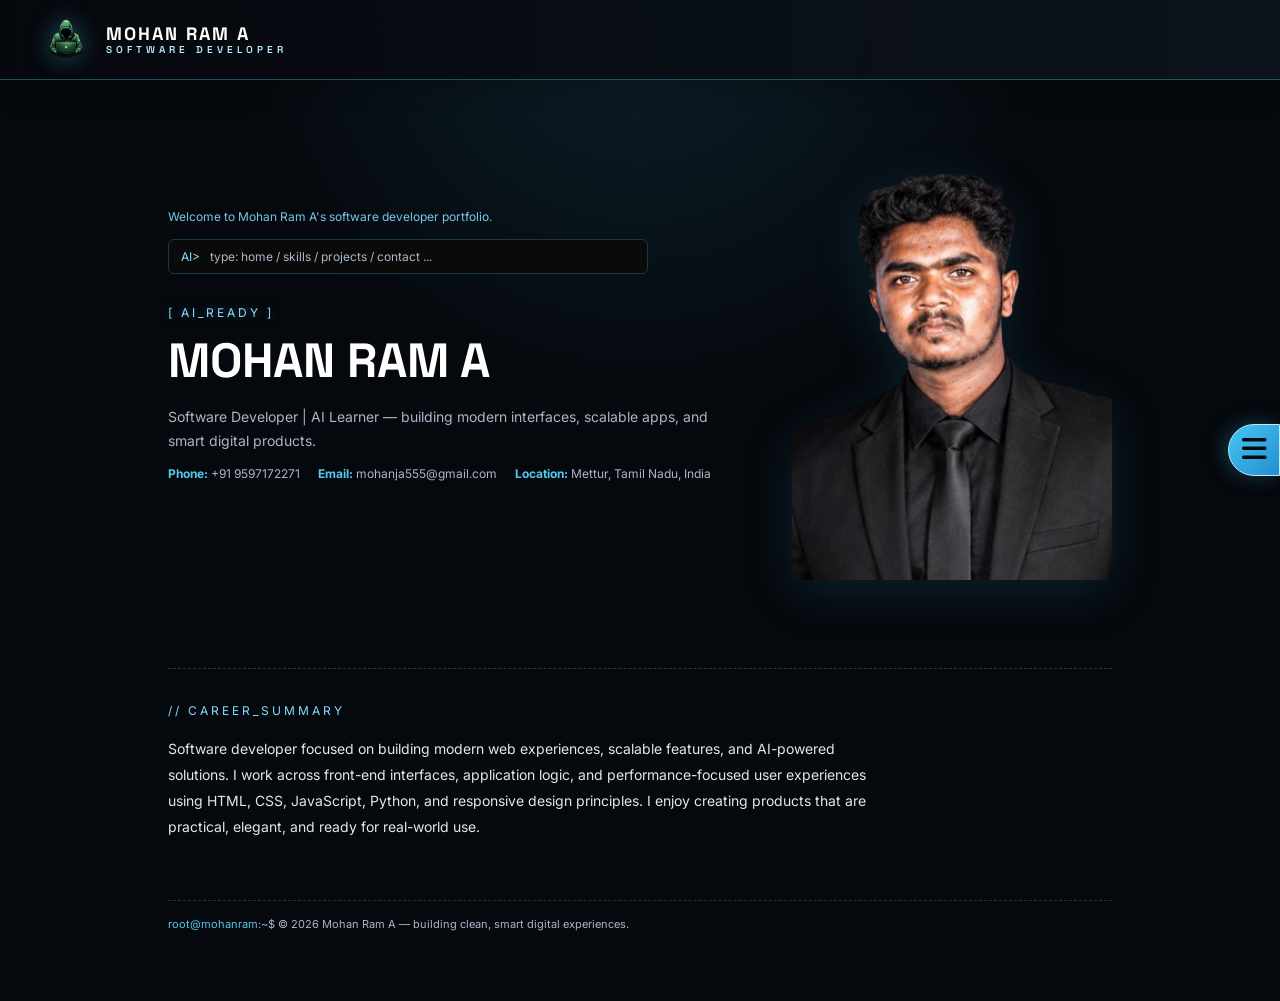
<file: index.html>
<!DOCTYPE html>
<html lang="en">
<head>
<meta charset="UTF-8">
<meta name="viewport" content="width=device-width, initial-scale=1.0">
<title>Mohan Ram A | Software Developer Portfolio</title>
<link rel="icon" href="logo.png" >
<link rel="stylesheet" href="style.css">
<link rel="stylesheet" href="https://cdnjs.cloudflare.com/ajax/libs/font-awesome/6.5.0/css/all.min.css">
</head>
<body>

<header class="topbar">
  <a href="index.html" class="topbar-logo">
    <img src="logo.png" width="52" height="52" alt="MR logo">
    <span class="logo-text">MOHAN RAM A<span>SOFTWARE DEVELOPER</span></span>
  </a>
</header>

<div class="navfab-overlay" id="navfabOverlay"></div>
<div class="navfab-halo" id="navfabHalo"></div>
<div id="navfabItems"></div>
<button class="navfab" id="navfabBtn" aria-label="Toggle navigation">
  <span class="navfab-icon"><i class="fa-solid fa-bars"></i></span>
</button>

<div class="wrap">
  <div class="hero">
    <div>
      <div class="ai-welcome">Welcome to Mohan Ram A's software developer portfolio.</div>
      <div class="ai-cmd">
        <span class="prompt">AI&gt;</span>
        <input type="text" id="aiCmdInput" placeholder="type: home / skills / projects / contact ...">
      </div>
      <div class="ai-cmd-feedback" id="aiCmdFeedback"></div>
      <div class="glitchtag">[ AI_READY ]</div>
      <h1 class="neon-name">MOHAN RAM A</h1>
      <p class="tagline">Software Developer | AI Learner — building modern interfaces, scalable apps, and smart digital products.</p>
      <div class="contact-strip">
        <span><b>Phone:</b> +91 9597172271</span>
        <span><b>Email:</b> mohanja555@gmail.com</span>
        <span><b>Location:</b> Mettur, Tamil Nadu, India</span>
      </div>
    </div>
    <div class="hero-portrait">
      <img class="hero-photo" src="images/pose_1_main_cutout.png" alt="Mohan Ram A software developer">
    </div>
  </div>

  <hr class="divider">
  <section id="about">
    <div class="label">// CAREER_SUMMARY</div>
    <div class="about">
      <p>Software developer focused on building modern web experiences, scalable features, and AI-powered solutions. I work across front-end interfaces, application logic, and performance-focused user experiences using HTML, CSS, JavaScript, Python, and responsive design principles. I enjoy creating products that are practical, elegant, and ready for real-world use.</p>
    </div>
  </section>

  <footer>
    <span class="red">root@mohanram</span>:~$ &copy; 2026 Mohan Ram A &mdash; building clean, smart digital experiences.
  </footer>
</div>

<script src="script.js"></script>
<script>
  initAiCommandNav('aiCmdInput', 'aiCmdFeedback');
</script>
</body>
</html>
</file>
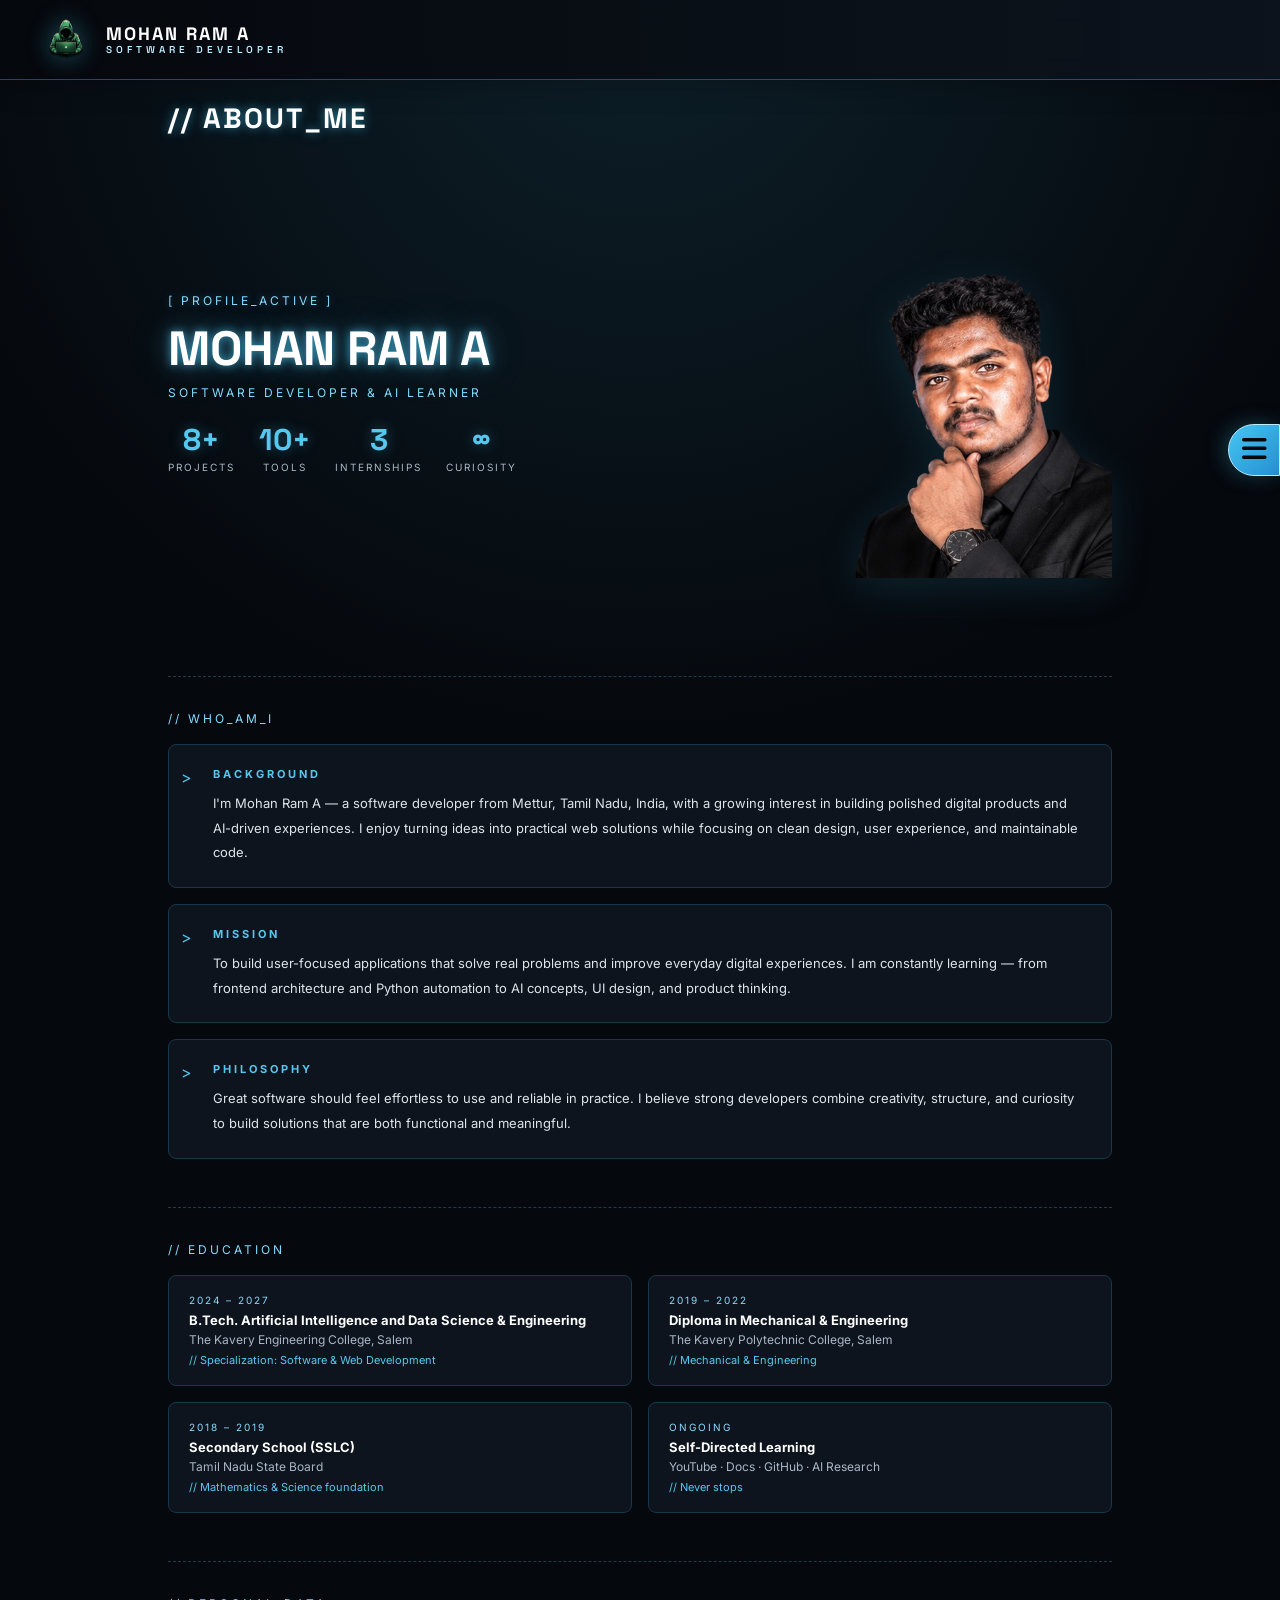
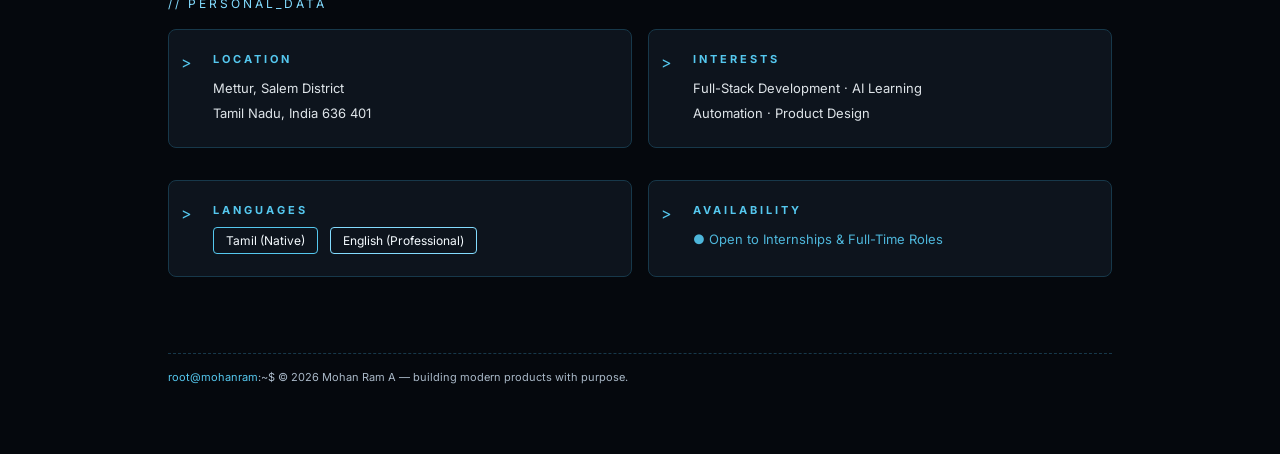
<file: about.html>
<!DOCTYPE html>
<html lang="en">
<head>
<meta charset="UTF-8">
<meta name="viewport" content="width=device-width, initial-scale=1.0">
<title>About // Mohan Ram A | Software Developer</title>
<link rel="icon" href="logo.png" >
<link rel="stylesheet" href="style.css">
<link rel="stylesheet" href="https://cdnjs.cloudflare.com/ajax/libs/font-awesome/6.5.0/css/all.min.css">
</head>
<body>

<header class="topbar">
  <a href="index.html" class="topbar-logo">
    <img src="logo.png" width="52" height="52" alt="MR logo">
    <span class="logo-text">MOHAN RAM A<span>SOFTWARE DEVELOPER</span></span>
  </a>
</header>

<div class="navfab-overlay" id="navfabOverlay"></div>
<div class="navfab-halo" id="navfabHalo"></div>
<div id="navfabItems"></div>
<button class="navfab" id="navfabBtn" aria-label="Toggle navigation">
  <span class="navfab-icon"><i class="fa-solid fa-bars"></i></span>
</button>

<div class="wrap">
  <h1 class="page-title glitch-title">// ABOUT_ME</h1>

  <div class="about-hero reveal">
    <div>
      <div class="glitchtag">[ PROFILE_ACTIVE ]</div>
      <h2 class="neon-name">MOHAN RAM A</h2>
      <p style="color:var(--sky); font-size:12px; letter-spacing:3px; margin:0 0 20px;">SOFTWARE DEVELOPER &amp; AI LEARNER</p>
      <div class="stat-row">
        <div class="stat"><div class="num">8+</div><div class="lbl">PROJECTS</div></div>
        <div class="stat"><div class="num">10+</div><div class="lbl">TOOLS</div></div>
        <div class="stat"><div class="num">3</div><div class="lbl">INTERNSHIPS</div></div>
        <div class="stat"><div class="num">∞</div><div class="lbl">CURIOSITY</div></div>
      </div>
    </div>
    <div class="about-portrait">
      <img src="images/pose_2_hand_on_chin_cutout.png" alt="Mohan Ram A software developer">
    </div>
  </div>

  <hr class="divider">
  <section id="bio" class="reveal">
    <div class="label">// WHO_AM_I</div>
    <div class="about-block">
      <h3>BACKGROUND</h3>
      <p>I'm Mohan Ram A — a software developer from Mettur, Tamil Nadu, India, with a growing interest in building polished digital products and AI-driven experiences. I enjoy turning ideas into practical web solutions while focusing on clean design, user experience, and maintainable code.</p>
    </div>
    <div class="about-block">
      <h3>MISSION</h3>
      <p>To build user-focused applications that solve real problems and improve everyday digital experiences. I am constantly learning — from frontend architecture and Python automation to AI concepts, UI design, and product thinking.</p>
    </div>
    <div class="about-block">
      <h3>PHILOSOPHY</h3>
      <p>Great software should feel effortless to use and reliable in practice. I believe strong developers combine creativity, structure, and curiosity to build solutions that are both functional and meaningful.</p>
    </div>
  </section>

  <hr class="divider">
  <section id="education" class="reveal">
    <div class="label">// EDUCATION</div>
    <div class="edu-grid">
      <div class="edu-card">
        <span class="yr">2024 – 2027</span>
        <h3>B.Tech. Artificial Intelligence and Data Science &amp; Engineering</h3>
        <div class="inst">The Kavery Engineering College, Salem</div>
        <div class="grade">// Specialization: Software &amp; Web Development</div>
      </div>
      <div class="edu-card">
        <span class="yr">2019 – 2022</span>
        <h3>Diploma in Mechanical &amp; Engineering</h3>
        <div class="inst">The Kavery Polytechnic College, Salem</div>
        <div class="grade">// Mechanical &amp; Engineering</div>
      </div>
      <div class="edu-card">
        <span class="yr">2018 – 2019</span>
        <h3>Secondary School (SSLC)</h3>
        <div class="inst">Tamil Nadu State Board</div>
        <div class="grade">// Mathematics &amp; Science foundation</div>
      </div>
      <div class="edu-card">
        <span class="yr">ONGOING</span>
        <h3>Self-Directed Learning</h3>
        <div class="inst">YouTube · Docs · GitHub · AI Research</div>
        <div class="grade">// Never stops</div>
      </div>
    </div>
  </section>

  <hr class="divider">
  <section id="personal" class="reveal">
    <div class="label">// PERSONAL_DATA</div>
    <div style="display:grid; grid-template-columns:1fr 1fr; gap:16px;">
      <div class="about-block">
        <h3>LOCATION</h3>
        <p>Mettur, Salem District<br>Tamil Nadu, India 636 401</p>
      </div>
      <div class="about-block">
        <h3>INTERESTS</h3>
        <p>Full-Stack Development · AI Learning<br>Automation · Product Design</p>
      </div>
      <div class="about-block">
        <h3>LANGUAGES</h3>
        <div class="lang-row" style="padding-left:18px; margin-top:6px;">
          <span class="lang-tag native">Tamil (Native)</span>
          <span class="lang-tag sky">English (Professional)</span>
        </div>
      </div>
      <div class="about-block">
        <h3>AVAILABILITY</h3>
        <p style="color:var(--green);">● Open to Internships &amp; Full-Time Roles</p>
      </div>
    </div>
  </section>

  <footer>
    <span class="red">root@mohanram</span>:~$ © 2026 Mohan Ram A — building modern products with purpose.
  </footer>
</div>

<script src="script.js"></script>
</body>
</html>
</file>
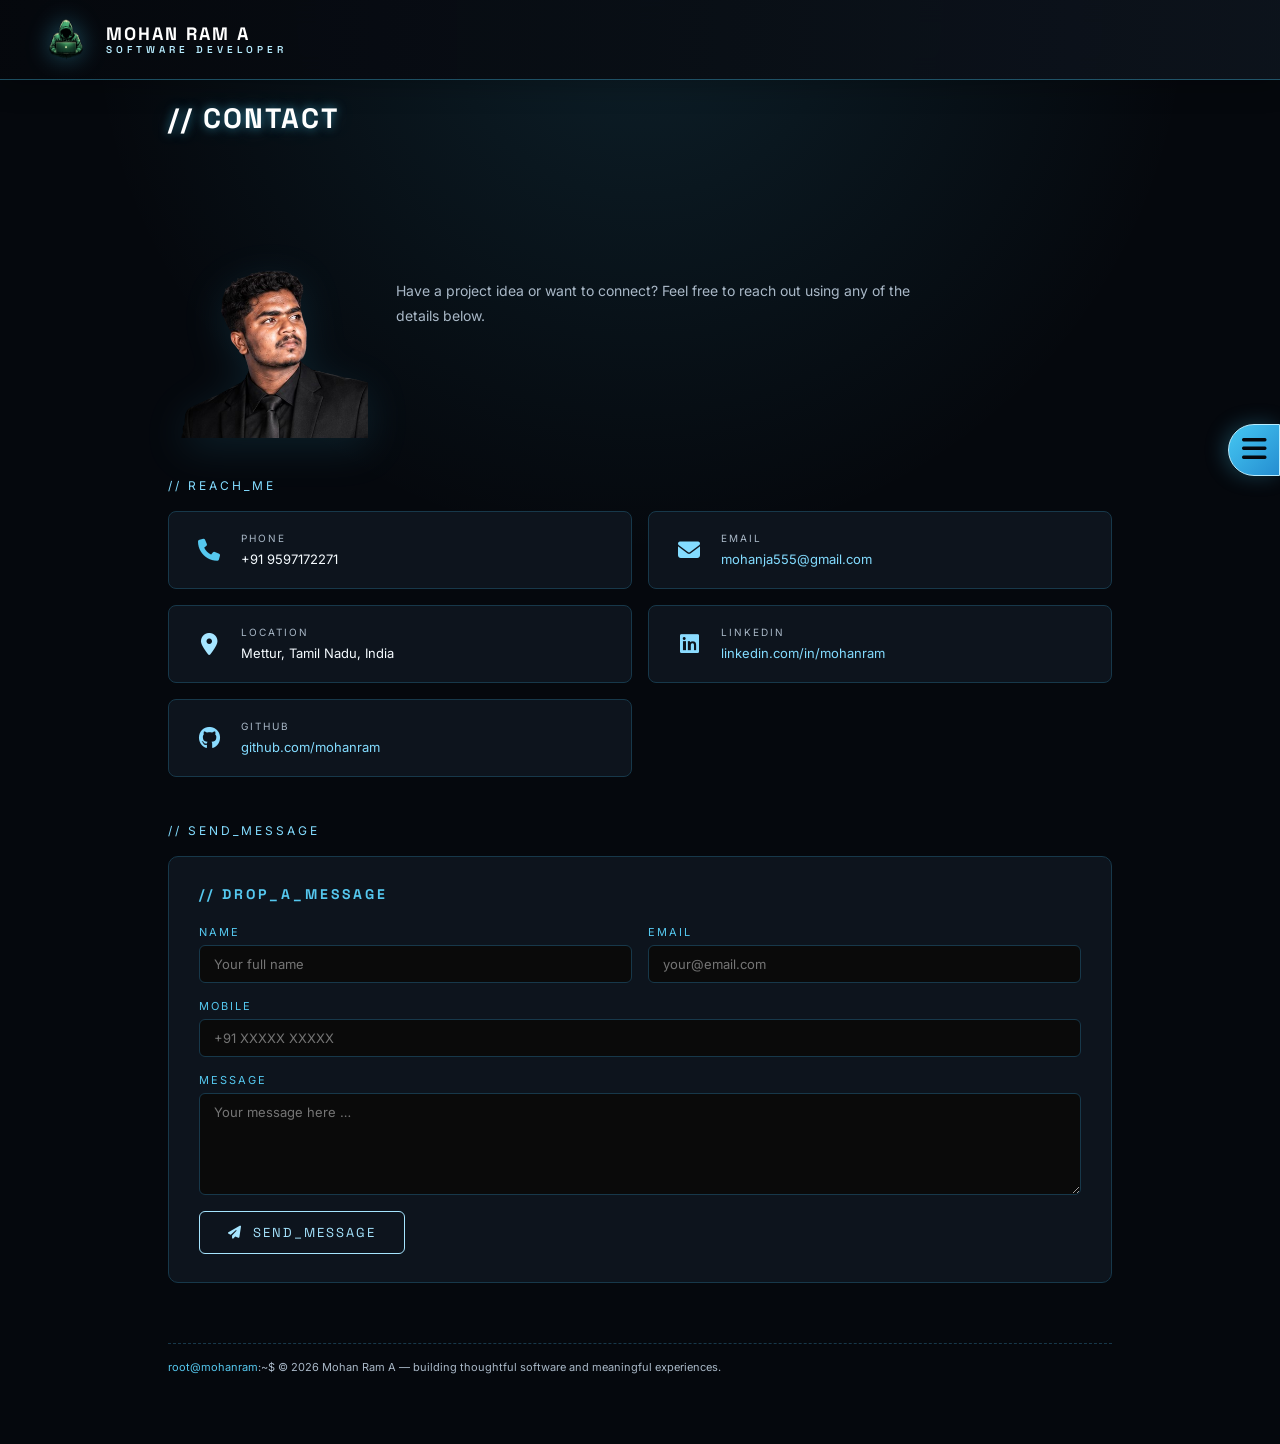
<file: contact.html>
<!DOCTYPE html>
<html lang="en">
<head>
<meta charset="UTF-8">
<meta name="viewport" content="width=device-width, initial-scale=1.0">
<title>Contact // Mohan Ram A | Software Developer</title>
<link rel="icon" href="logo.png" >
<link rel="stylesheet" href="style.css">
<link rel="stylesheet" href="https://cdnjs.cloudflare.com/ajax/libs/font-awesome/6.5.0/css/all.min.css">
<style>
  .contact-info-grid {
    display: grid; grid-template-columns: 1fr 1fr; gap: 16px; margin-bottom: 36px;
  }
  @media (max-width: 680px) { .contact-info-grid { grid-template-columns: 1fr; } }
  .cinfo-card {
    border: 1px solid var(--green-dim); background: var(--panel); border-radius: 8px;
    padding: 20px 22px; display: flex; align-items: center; gap: 14px;
    transition: border-color .2s, box-shadow .2s;
  }
  .cinfo-card:hover { border-color: var(--green); box-shadow: 0 0 14px rgba(69,199,242,0.15); }
  .cinfo-card .cicon { font-size: 22px; width: 36px; text-align: center; flex-shrink: 0; }
  .cinfo-card .ctxt .clabel { color: var(--grey); font-size: 10px; letter-spacing: 2px; display: block; margin-bottom: 4px; }
  .cinfo-card .ctxt .cval { color: var(--white); font-size: 13px; }
  .cinfo-card .ctxt a { color: var(--sky); text-decoration: none; }
  .cinfo-card .ctxt a:hover { text-decoration: underline; }

  .form-section { background: var(--panel); border: 1px solid var(--green-dim); border-radius: 10px; padding: 28px 30px; }
  .form-section h2 { font-family: var(--font-display); font-size: 14px; color: var(--green); letter-spacing: 3px; margin: 0 0 22px; }
</style>
</head>
<body>

<header class="topbar">
  <a href="index.html" class="topbar-logo">
    <img src="logo.png" width="52" height="52" alt="MR logo">
    <span class="logo-text">MOHAN RAM A<span>SOFTWARE DEVELOPER</span></span>
  </a>
</header>

<div class="navfab-overlay" id="navfabOverlay"></div>
<div class="navfab-halo" id="navfabHalo"></div>
<div id="navfabItems"></div>
<button class="navfab" id="navfabBtn" aria-label="Toggle navigation">
  <span class="navfab-icon"><i class="fa-solid fa-bars"></i></span>
</button>

<div class="wrap">
  <h1 class="page-title glitch-title">// CONTACT</h1>

  <div class="contact-intro">
    <img class="page-photo" src="images/pose_5_profile_cutout.png" alt="Mohan Ram A portrait">
    <p>Have a project idea or want to connect? Feel free to reach out using any of the details below.</p>
  </div>

  <section class="reveal">
    <div class="label">// REACH_ME</div>
    <div class="contact-info-grid">
      <div class="cinfo-card">
        <span class="cicon" style="color:var(--green);"><i class="fa-solid fa-phone"></i></span>
        <div class="ctxt">
          <span class="clabel">PHONE</span>
          <span class="cval">+91 9597172271</span>
        </div>
      </div>
      <div class="cinfo-card">
        <span class="cicon" style="color:var(--sky);"><i class="fa-solid fa-envelope"></i></span>
        <div class="ctxt">
          <span class="clabel">EMAIL</span>
          <span class="cval"><a href="mailto:mohanja555@gmail.com">mohanja555@gmail.com</a></span>
        </div>
      </div>
      <div class="cinfo-card">
        <span class="cicon" style="color:var(--pink);"><i class="fa-solid fa-location-dot"></i></span>
        <div class="ctxt">
          <span class="clabel">LOCATION</span>
          <span class="cval">Mettur, Tamil Nadu, India</span>
        </div>
      </div>
      <div class="cinfo-card">
        <span class="cicon" style="color:var(--violet);"><i class="fa-brands fa-linkedin"></i></span>
        <div class="ctxt">
          <span class="clabel">LINKEDIN</span>
          <span class="cval"><a href="https://www.linkedin.com" target="_blank">linkedin.com/in/mohanram</a></span>
        </div>
      </div>
      <div class="cinfo-card">
        <span class="cicon" style="color:var(--violet);"><i class="fa-brands fa-github"></i></span>
        <div class="ctxt">
          <span class="clabel">GITHUB</span>
          <span class="cval"><a href="https://github.com/mohanja" target="_blank">github.com/mohanram</a></span>
        </div>
      </div>
    </div>
  </section>

  <section class="reveal">
    <div class="label">// SEND_MESSAGE</div>
    <div class="form-section">
      <h2>// DROP_A_MESSAGE</h2>
      <div class="contact-form" id="contactForm">
        <div class="cf-row">
          <div class="cf-field">
            <label for="cf-name">NAME</label>
            <input type="text" id="cf-name" placeholder="Your full name" autocomplete="name">
          </div>
          <div class="cf-field">
            <label for="cf-email">EMAIL</label>
            <input type="email" id="cf-email" placeholder="your@email.com" autocomplete="email">
          </div>
        </div>
        <div class="cf-field">
          <label for="cf-mobile">MOBILE</label>
          <input type="tel" id="cf-mobile" placeholder="+91 XXXXX XXXXX" autocomplete="tel">
        </div>
        <div class="cf-field">
          <label for="cf-msg">MESSAGE</label>
          <textarea id="cf-msg" placeholder="Your message here …" rows="5"></textarea>
        </div>
        <div style="display:flex; align-items:center; gap:18px; flex-wrap:wrap;">
          <button class="cf-submit" id="cf-btn">
            <i class="fa-solid fa-paper-plane"></i>&nbsp; SEND_MESSAGE
          </button>
          <div class="cf-status" id="cf-status"></div>
        </div>
      </div>
    </div>
  </section>

  <footer>
    <span class="red">root@mohanram</span>:~$ © 2026 Mohan Ram A — building thoughtful software and meaningful experiences.
  </footer>
</div>

<script src="script.js"></script>
<script>
  // Contact form handler — uses mailto as a reliable no-backend approach
  document.getElementById('cf-btn').addEventListener('click', () => {
    const name    = document.getElementById('cf-name').value.trim();
    const email   = document.getElementById('cf-email').value.trim();
    const mobile  = document.getElementById('cf-mobile').value.trim();
    const msg     = document.getElementById('cf-msg').value.trim();
    const status  = document.getElementById('cf-status');

    if (!name || !email || !msg) {
      status.style.color = 'var(--pink)';
      status.textContent = '> ERROR: name, email & message are required.';
      return;
    }

    const subject = encodeURIComponent(`Portfolio Contact from ${name}`);
    const body = encodeURIComponent(
      `Name: ${name}\nEmail: ${email}\nMobile: ${mobile || 'N/A'}\n\nMessage:\n${msg}`
    );
    window.location.href = `mailto:mohanja555@gmail.com?subject=${subject}&body=${body}`;

    status.style.color = 'var(--green)';
    status.textContent = '> SUCCESS: opening your email client …';
  });
</script>
</body>
</html>
</file>
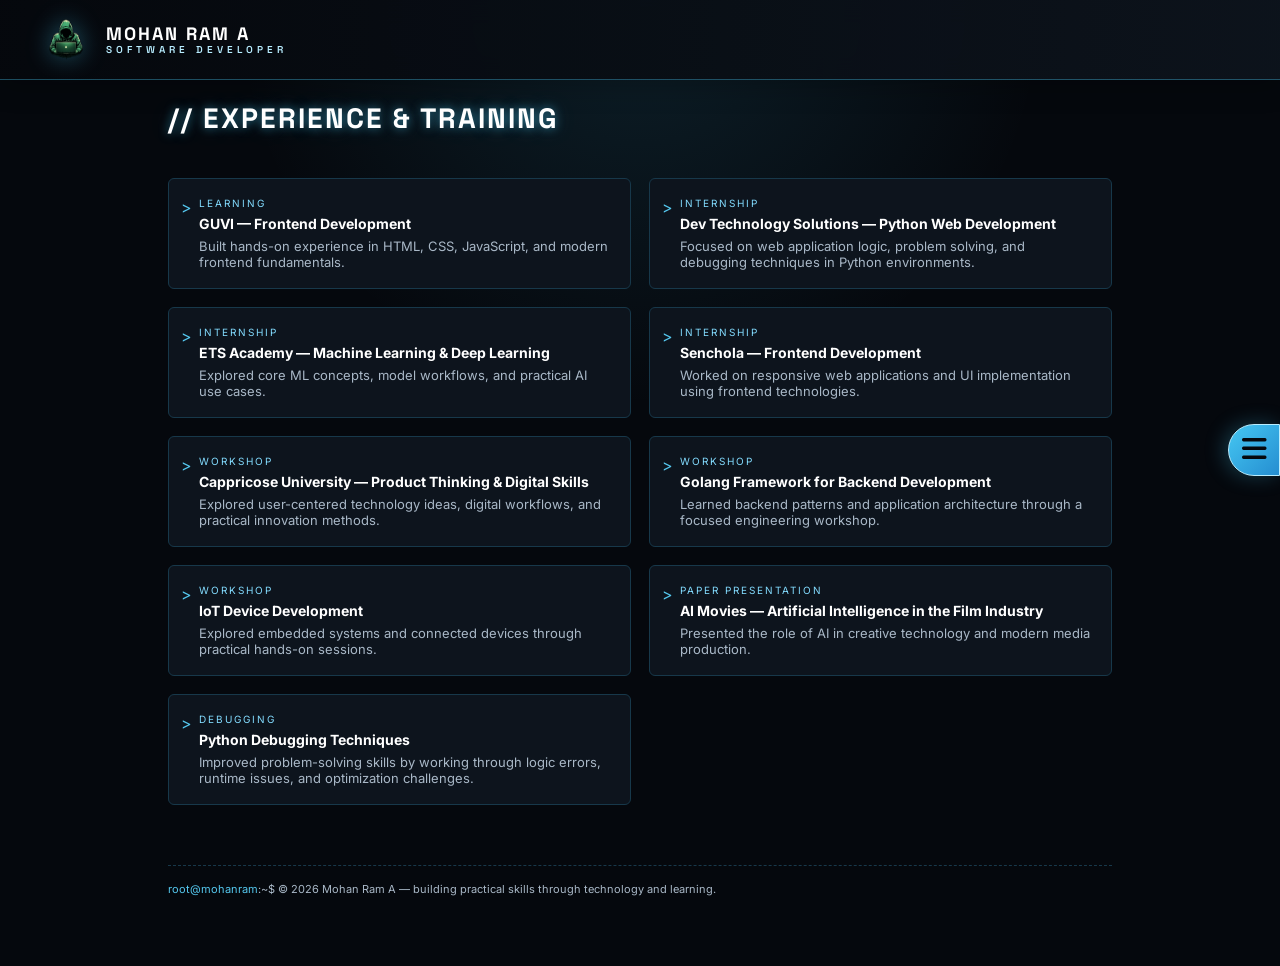
<file: experience.html>
<!DOCTYPE html>
<html lang="en">
<head>
<meta charset="UTF-8">
<meta name="viewport" content="width=device-width, initial-scale=1.0">
<title>Experience // Mohan Ram A | Software Developer</title>

<link rel="icon" href="logo.png" >
<link rel="stylesheet" href="style.css">
<link rel="stylesheet" href="https://cdnjs.cloudflare.com/ajax/libs/font-awesome/6.5.0/css/all.min.css">
</head>
<body>

<header class="topbar">
  <a href="index.html" class="topbar-logo">
    <img src="logo.png" width="52" height="52" alt="MR logo">
    <span class="logo-text">MOHAN RAM A<span>SOFTWARE DEVELOPER</span></span>
  </a>
</header>

<div class="navfab-overlay" id="navfabOverlay"></div>
<div class="navfab-halo" id="navfabHalo"></div>
<div id="navfabItems"></div>
<button class="navfab" id="navfabBtn" aria-label="Toggle navigation">
  <span class="navfab-icon"><i class="fa-solid fa-bars"></i></span>
</button>

<div class="wrap">
  <h1 class="page-title glitch-title">// EXPERIENCE &amp; TRAINING</h1>

  <section class="reveal">
    <div class="glist">
            <div class="entry">
        <span class="meta">LEARNING</span>
        <h3>GUVI — Frontend Development</h3>
        <p>Built hands-on experience in HTML, CSS, JavaScript, and modern frontend fundamentals.</p>
      </div>
      <div class="entry">
        <span class="meta">INTERNSHIP</span>
        <h3>Dev Technology Solutions — Python Web Development</h3>
        <p>Focused on web application logic, problem solving, and debugging techniques in Python environments.</p>
      </div>
       <div class="entry">
        <span class="meta">INTERNSHIP</span>
        <h3>ETS Academy — Machine Learning &amp; Deep Learning</h3>
        <p>Explored core ML concepts, model workflows, and practical AI use cases.</p>
      </div>
      <div class="entry">
        <span class="meta">INTERNSHIP</span>
        <h3>Senchola — Frontend Development</h3>
        <p>Worked on responsive web applications and UI implementation using frontend technologies.</p>
      </div>
      <div class="entry">
        <span class="meta">WORKSHOP</span>
        <h3>Cappricose University — Product Thinking &amp; Digital Skills</h3>
        <p>Explored user-centered technology ideas, digital workflows, and practical innovation methods.</p>
      </div>
      <div class="entry"> 
        <span class="meta">WORKSHOP</span>
        <h3>Golang Framework for Backend Development</h3>
        <p>Learned backend patterns and application architecture through a focused engineering workshop.</p>
      </div>
      <div class="entry"> 
        <span class="meta">WORKSHOP</span>
        <h3>IoT Device Development</h3>
        <p>Explored embedded systems and connected devices through practical hands-on sessions.</p>
      </div>
      <div class="entry">
        <span class="meta">PAPER PRESENTATION</span>
        <h3>AI Movies — Artificial Intelligence in the Film Industry</h3>
        <p>Presented the role of AI in creative technology and modern media production.</p>
      </div>
            <div class="entry">
        <span class="meta">DEBUGGING</span>
        <h3>Python Debugging Techniques</h3>
        <p>Improved problem-solving skills by working through logic errors, runtime issues, and optimization challenges.</p>
      </div>
    </div>
  </section>

  <footer>
    <span class="red">root@mohanram</span>:~$ © 2026 Mohan Ram A — building practical skills through technology and learning.
  </footer>
</div>

<script src="script.js"></script>
</body>
</html>
</file>
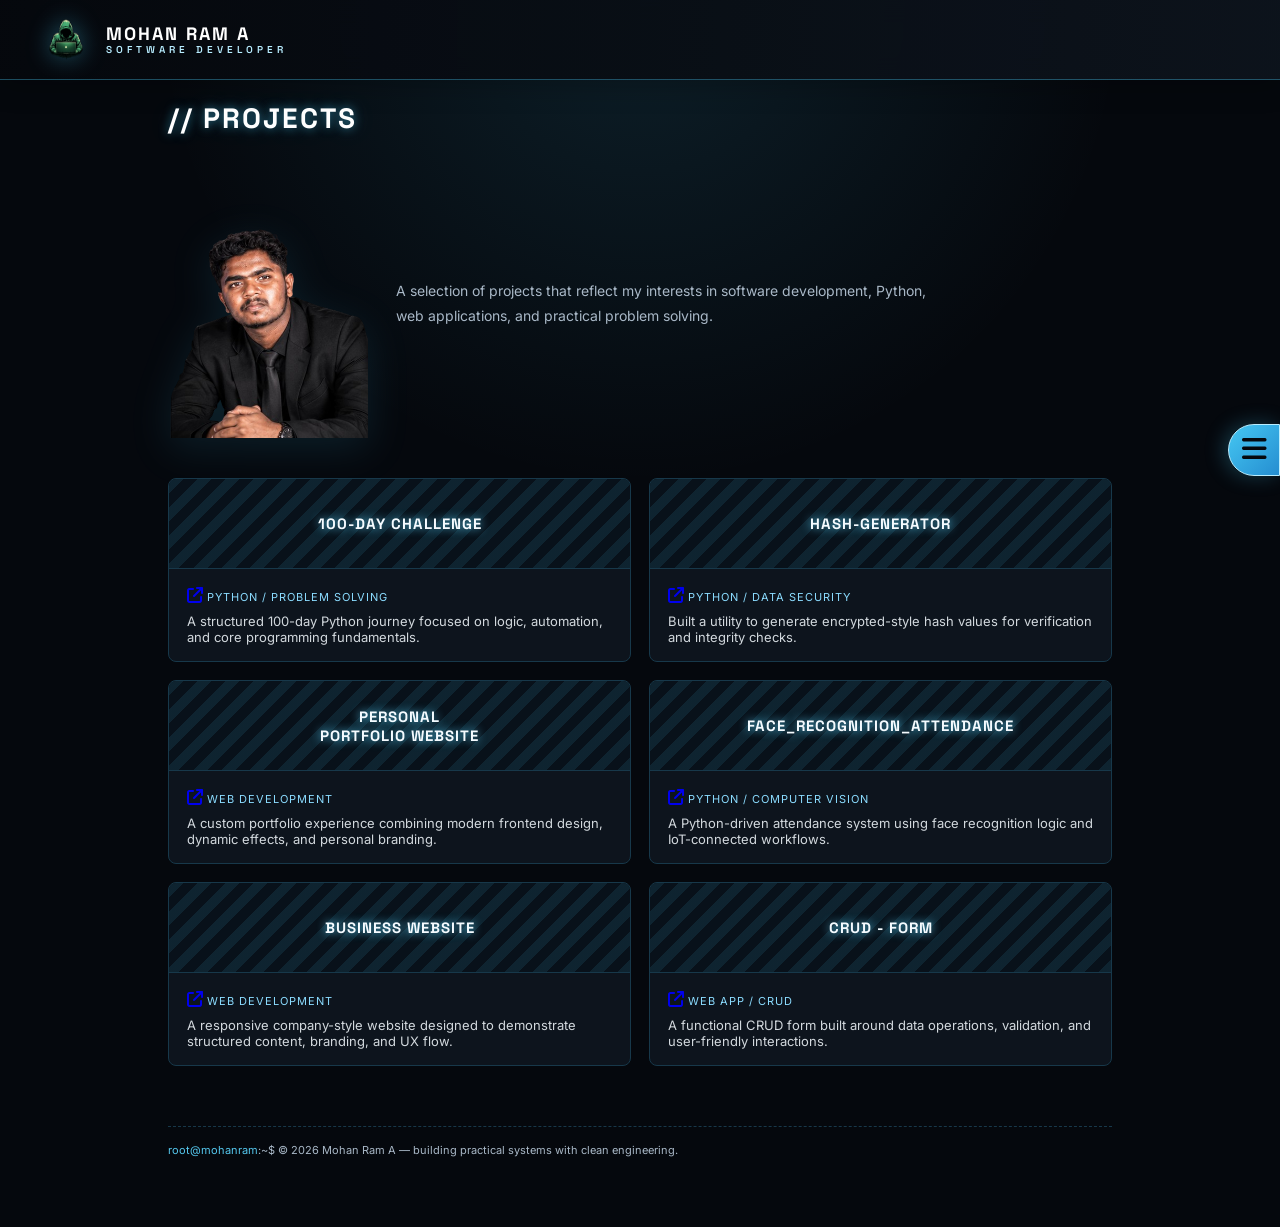
<file: projects.html>
<!DOCTYPE html>
<html lang="en">
<head>
<meta charset="UTF-8">
<meta name="viewport" content="width=device-width, initial-scale=1.0">
<title>Projects // Mohan Ram A | Software Developer</title>
<link rel="icon" href="logo.png" >
<link rel="stylesheet" href="style.css">
<link rel="stylesheet" href="https://cdnjs.cloudflare.com/ajax/libs/font-awesome/6.5.0/css/all.min.css">
</head>
<body>

<header class="topbar">
  <a href="index.html" class="topbar-logo">
    <img src="logo.png" width="52" height="52" alt="MR logo">
    <span class="logo-text">MOHAN RAM A<span>SOFTWARE DEVELOPER</span></span>
  </a>
</header>

<div class="navfab-overlay" id="navfabOverlay"></div>
<div class="navfab-halo" id="navfabHalo"></div>
<div id="navfabItems"></div>
<button class="navfab" id="navfabBtn" aria-label="Toggle navigation">
  <span class="navfab-icon"><i class="fa-solid fa-bars"></i></span>
</button>

<div class="wrap">
  <h1 class="page-title glitch-title">// PROJECTS</h1>

  <div class="projects-intro">
    <img class="page-photo" src="images/pose_4_seated_cutout.png" alt="Mohan Ram A seated portrait">
    <p>A selection of projects that reflect my interests in software development, Python, web applications, and practical problem solving.</p>
  </div>

  <section class="reveal">
    <div class="glist">
      <div class="poster">
        <div class="poster-banner"><span class="ptitle">100-DAY CHALLENGE</span></div>
        <div class="poster-body">
          <a href="https://github.com/mohanja/python-100-days" target="_blank" class="poster-link" aria-label="Visit project website"><i class="fa-solid fa-arrow-up-right-from-square"></i></a>
          <span class="tag">PYTHON / PROBLEM SOLVING</span>
          <p>A structured 100-day Python journey focused on logic, automation, and core programming fundamentals.</p>
        </div>
      </div>
        <div class="poster">
        <div class="poster-banner"><span class="ptitle">HASH-GENERATOR</span></div>
        <div class="poster-body">
          <a href="https://github.com/mohanja/Hash-Generator" target="_blank" class="poster-link" aria-label="Visit project website"><i class="fa-solid fa-arrow-up-right-from-square"></i></a>
          <span class="tag">PYTHON / DATA SECURITY</span>
          <p>Built a utility to generate encrypted-style hash values for verification and integrity checks.</p>
        </div>
      </div>
      <div class="poster">
        <div class="poster-banner"><span class="ptitle">PERSONAL<br>PORTFOLIO WEBSITE</span></div>
        <div class="poster-body">
          <a href="https://github.com/mohanja/portfolio" target="_blank" class="poster-link" aria-label="Visit project website"><i class="fa-solid fa-arrow-up-right-from-square"></i></a>
          <span class="tag">WEB DEVELOPMENT</span>
          <p>A custom portfolio experience combining modern frontend design, dynamic effects, and personal branding.</p>
        </div>
      </div>
       <div class="poster">
        <div class="poster-banner"><span class="ptitle">FACE_RECOGNITION_ATTENDANCE</span></div>
        <div class="poster-body">
          <a href="https://github.com/mohanja/face_recognition_attendance" target="_blank" class="poster-link" aria-label="Visit project website"><i class="fa-solid fa-arrow-up-right-from-square"></i></a>
          <span class="tag">PYTHON / COMPUTER VISION</span>
          <p>A Python-driven attendance system using face recognition logic and IoT-connected workflows.</p>
        </div>
      </div>
            <div class="poster">
        <div class="poster-banner"><span class="ptitle">BUSINESS WEBSITE</span></div>
        <div class="poster-body">
          <a href="https://github.com/mohanja/Rproject" target="_blank" class="poster-link" aria-label="Visit project website"><i class="fa-solid fa-arrow-up-right-from-square"></i></a>
          <span class="tag">WEB DEVELOPMENT</span>
          <p>A responsive company-style website designed to demonstrate structured content, branding, and UX flow.</p>
        </div>
      </div>
            <div class="poster">
        <div class="poster-banner"><span class="ptitle">CRUD - FORM</span></div>
        <div class="poster-body">
          <a href="https://github.com/mohanja/CURD-FROM" target="_blank" class="poster-link" aria-label="Visit project website"><i class="fa-solid fa-arrow-up-right-from-square"></i></a>
          <span class="tag">WEB APP / CRUD</span>
          <p>A functional CRUD form built around data operations, validation, and user-friendly interactions.</p>
        </div>
      </div>
    </div>
  </section>

  <footer>
    <span class="red">root@mohanram</span>:~$ © 2026 Mohan Ram A — building practical systems with clean engineering.
  </footer>
</div>

<script src="script.js"></script>
</body>
</html>
</file>
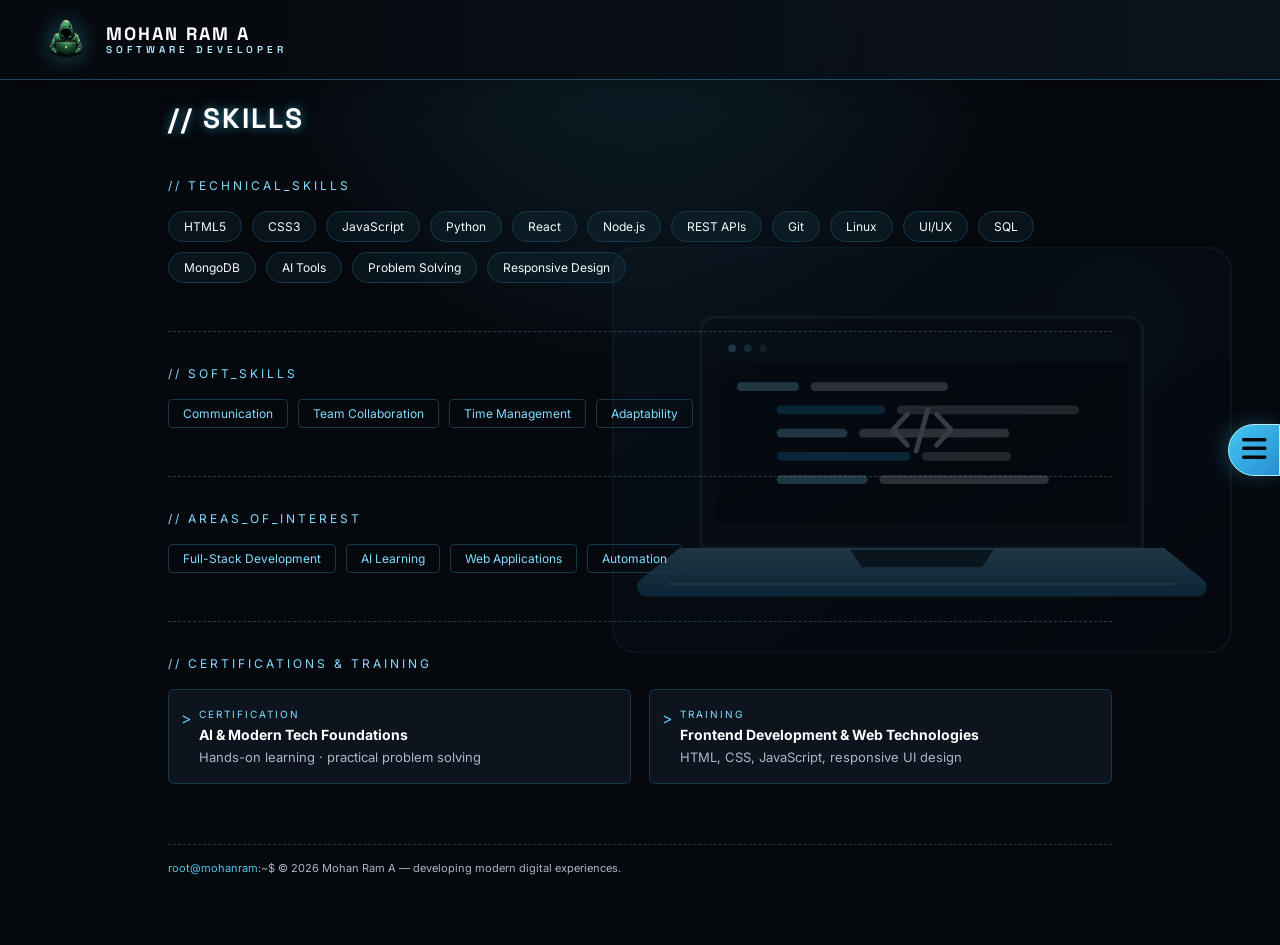
<file: skills.html>
<!DOCTYPE html>
<html lang="en">
<head>
<meta charset="UTF-8">
<meta name="viewport" content="width=device-width, initial-scale=1.0">
<title>Skills // Mohan Ram A | Software Developer</title>
<link rel="icon" href="logo.png" >
<link rel="stylesheet" href="style.css">
<link rel="stylesheet" href="https://cdnjs.cloudflare.com/ajax/libs/font-awesome/6.5.0/css/all.min.css">
</head>
<body class="skills-page">

<header class="topbar">
  <a href="index.html" class="topbar-logo">
    <img src="logo.png" width="52" height="52" alt="MR logo">
    <span class="logo-text">MOHAN RAM A<span>SOFTWARE DEVELOPER</span></span>
  </a>
</header>

<div class="navfab-overlay" id="navfabOverlay"></div>
<div class="navfab-halo" id="navfabHalo"></div>
<div id="navfabItems"></div>
<button class="navfab" id="navfabBtn" aria-label="Toggle navigation">
  <span class="navfab-icon"><i class="fa-solid fa-bars"></i></span>
</button>

<div class="wrap">
  <h1 class="page-title glitch-title">// SKILLS</h1>

  <div class="skills-layout">
    <div class="skills-content">

      <section class="reveal">
        <div class="label">// TECHNICAL_SKILLS</div>
        <div class="skills">
          <span class="pill">HTML5</span>
          <span class="pill">CSS3</span>
          <span class="pill">JavaScript</span>
          <span class="pill">Python</span>
          <span class="pill">React</span>
          <span class="pill">Node.js</span>
          <span class="pill">REST APIs</span>
          <span class="pill">Git</span>
          <span class="pill">Linux</span>
          <span class="pill">UI/UX</span>
          <span class="pill">SQL</span>
          <span class="pill">MongoDB</span>
          <span class="pill">AI Tools</span>
          <span class="pill">Problem Solving</span>
          <span class="pill">Responsive Design</span>
        </div>
      </section>

      <hr class="divider">
      <section class="reveal">
        <div class="label">// SOFT_SKILLS</div>
        <div class="tagrow">
          <span class="pill2">Communication</span>
          <span class="pill2">Team Collaboration</span>
          <span class="pill2">Time Management</span>
          <span class="pill2">Adaptability</span>
        </div>
      </section>

      <hr class="divider">
      <section class="reveal">
        <div class="label">// AREAS_OF_INTEREST</div>
        <div class="tagrow">
          <span class="pill2">Full-Stack Development</span>
          <span class="pill2">AI Learning</span>
          <span class="pill2">Web Applications</span>
          <span class="pill2">Automation</span>
        </div>
      </section>

      <hr class="divider">
      <section class="reveal">
        <div class="label">// CERTIFICATIONS & TRAINING</div>
        <div class="glist">
          <div class="entry">
            <span class="meta">CERTIFICATION</span>
            <h3>AI &amp; Modern Tech Foundations</h3>
            <p>Hands-on learning · practical problem solving</p>
          </div>
          <div class="entry">
            <span class="meta">TRAINING</span>
            <h3>Frontend Development &amp; Web Technologies</h3>
            <p>HTML, CSS, JavaScript, responsive UI design</p>
          </div>
        </div>
      </section>

    </div>
  </div>

  <footer>
    <span class="red">root@mohanram</span>:~$ © 2026 Mohan Ram A — developing modern digital experiences.
  </footer>
</div>

<script src="script.js"></script>
</body>
</html>
</file>
<file: style.css>
@import url('https://fonts.googleapis.com/css2?family=Inter:wght@400;500;600;700;800;900&family=Space+Grotesk:wght@500;700&display=swap');

:root {
  --bg: #05080d;
  --panel: #0d141d;
  --primary: #45c7f2;
  --primary-soft: #b8edff;
  --secondary: #75d8ff;
  --secondary-deep: #258ed1;
  --accent: #f5fbff;
  --green: #55c8ef;
  --green-dim: #17384a;
  --violet: #8bdcff;
  --violet-dim: #183449;
  --pink: #a6e5ff;
  --pink-dim: #17384a;
  --sky: #83dcff;
  --sky-dim: #16384c;
  --white: #f5fbff;
  --grey: #a9b8c7;
  --font-mono: 'Inter', 'Segoe UI', sans-serif;
  --font-display: 'Space Grotesk', 'Segoe UI', sans-serif;
}

* { box-sizing: border-box; }
html { scroll-behavior: smooth; }
body {
  margin: 0;
  background: radial-gradient(circle at top, rgba(69,199,242,0.12), transparent 35%), var(--bg);
  color: var(--white);
  font-family: var(--font-mono);
  overflow-x: hidden;
  position: relative;
}

body.skills-page::before {
  content: "";
  position: fixed;
  top: 50%;
  right: clamp(0px, 4vw, 48px);
  width: min(58vw, 620px);
  aspect-ratio: 640 / 420;
  transform: translateY(-50%);
  background: url("images/programming-illustration.svg") center / contain no-repeat;
  opacity: 0.22;
  pointer-events: none;
  z-index: 0;
}

/* Pointer glow */
.mouse-glow {
  position: fixed;
  top: 0;
  left: 0;
  width: 30px;
  height: 30px;
  border: 1px solid rgba(131,220,255,0.75);
  border-radius: 50%;
  background: radial-gradient(circle, rgba(69,199,242,0.18), transparent 70%);
  box-shadow: 0 0 18px rgba(69,199,242,0.22);
  pointer-events: none;
  transform: translate3d(-50%, -50%, 0);
  transition: transform .12s ease-out, opacity .2s ease;
  opacity: 0;
  z-index: 999;
}
.mouse-glow.visible { opacity: 1; }
@media (hover: none), (prefers-reduced-motion: reduce) {
  .mouse-glow { display: none; }
}

/* ── TOPBAR ── */
.topbar {
  position: fixed; top: 0; left: 0; right: 0; height: 80px; z-index: 200;
  display: flex; align-items: center; padding: 0 40px;
  background: linear-gradient(90deg, rgba(5,8,13,0.97), rgba(13,20,29,0.94));
  border-bottom: 1px solid rgba(69,199,242,0.36);
  backdrop-filter: blur(12px);
  box-shadow: 0 8px 24px rgba(0,0,0,0.22);
}
.topbar-logo {
  display: flex; align-items: center; gap: 14px;
  margin-right: auto; text-decoration: none;
}
.topbar-logo img { width: 52px; height: 52px; filter: drop-shadow(0 0 12px rgba(69,199,242,0.38)); }
.topbar-logo .logo-text {
  font-family: var(--font-display);
  font-weight: 700; letter-spacing: 2px; font-size: 18px; color: #fff; line-height: 1.2;
}
.topbar-logo .logo-text span {
  display: block; color: var(--primary-soft); font-size: 10px; letter-spacing: 4px; font-weight: 600;
}
@media (max-width: 900px) {
  .topbar { padding: 0 20px; height: 70px; }
  .topbar-logo img { width: 40px; height: 40px; }
  .topbar-logo .logo-text { font-size: 14px; }
}

/* ── Radial FAB nav ── */
.navfab-halo {
  position: fixed; right: -250px; top: 50%;
  transform: translateY(-50%) scaleX(0.3); transform-origin: right center;
  width: 460px; height: 460px; border-radius: 50%;
  background: rgba(69,199,242,0.05); border: 2px solid rgba(69,199,242,0.25);
  opacity: 0; transition: right .5s cubic-bezier(.77,0,.18,1), opacity .4s, transform .5s cubic-bezier(.77,0,.18,1);
  z-index: 97; pointer-events: none;
}
.navfab-halo.open { right: -250px; opacity: 1; transform: translateY(-50%) scaleX(1); }

.navfab {
  position: fixed; right: 0; top: 50%; transform: translateY(-50%);
  width: 52px; height: 52px; border-radius: 50% 0 0 50%;
  background: linear-gradient(135deg, var(--primary), var(--secondary-deep)); border: 1px solid var(--primary-soft); cursor: pointer;
  display: flex; align-items: center; justify-content: center;
  z-index: 200; transition: background .2s, border-radius .3s, box-shadow .2s;
  box-shadow: -4px 0 20px rgba(69,199,242,0.25);
}
.navfab:hover { background: linear-gradient(135deg, #83dcff, #258ed1); }
.navfab.open { border-radius: 50%; background: linear-gradient(135deg, #83dcff, #258ed1); }
.navfab-icon { font-size: 28px; color: #05080d; font-weight: bold; transition: transform .35s cubic-bezier(.34,1.56,.64,1); }
.navfab.open .navfab-icon { transform: rotate(45deg); }

.nav-item {
  position: fixed; width: 64px; height: 64px; border-radius: 50%;
  background: rgba(8,15,23,0.96); border: 2px solid rgba(69,199,242,0.42);
  display: flex; flex-direction: column; align-items: center; justify-content: center;
  cursor: pointer; text-decoration: none; gap: 2px;
  opacity: 0; transform: scale(0);
  transition: opacity .3s, transform .4s cubic-bezier(.34,1.56,.64,1), border-color .2s, box-shadow .2s;
  pointer-events: none; z-index: 199;
}
.nav-item:hover { background: rgba(69,199,242,0.12); border-color: var(--primary); box-shadow: 0 0 16px rgba(69,199,242,0.35); }
.nav-item.open { opacity: 1; transform: scale(1); pointer-events: auto; }
.nav-item .nav-icon { font-size: 20px; color: var(--white); }
.nav-item .lbl { font-size: 8px; color: var(--grey); font-weight: 600; white-space: nowrap; font-family: var(--font-mono); }
.nav-item.active { border-color: var(--secondary); box-shadow: 0 0 14px rgba(128,216,255,0.45); }
.nav-item.active .lbl { color: var(--secondary); }
.nav-item .tip {
  position: absolute; right: 72px; background: linear-gradient(135deg, var(--primary), var(--secondary-deep)); color: #05080d;
  font-size: 12px; font-weight: 700; padding: 5px 10px; border-radius: 20px;
  white-space: nowrap; opacity: 0; pointer-events: none; transition: opacity .15s;
  font-family: var(--font-mono);
}
.nav-item:hover .tip { opacity: 1; }

.navfab-overlay { display: none; position: fixed; inset: 0; z-index: 96; }
.navfab-overlay.open { display: block; }

@media (max-width: 680px) {
  .navfab { width: 52px; height: 52px; }
  .navfab-icon { font-size: 22px; }
  .nav-item { width: 58px; height: 58px; }
  .nav-item .nav-icon { font-size: 16px; }
  .nav-item .lbl { font-size: 7px; }
  .nav-item .tip { display: none; }
  .navfab-halo { width: 300px; height: 300px; right: -150px; }
  .navfab-halo.open { right: -150px; }
}

/* ── Layout ── */
.wrap {
  max-width: 1000px; margin: 0 auto;
  padding: 100px 28px 50px; position: relative; z-index: 2;
}
@media (max-width: 680px) { .wrap { padding: 90px 18px 100px; } }

/* ── Typography & common ── */
.page-title {
  font-family: var(--font-display);
  font-size: 28px; margin: 0 0 32px; color: #fff;
  text-shadow: 0 0 10px rgba(69,199,242,0.55), 0 0 24px rgba(117,216,255,0.2);
  letter-spacing: 2px;
}

/* Glitch animation for titles */
.glitch-title {
  position: relative;
  animation: glitchFlicker 5s infinite;
}
@keyframes glitchFlicker {
  0%, 95%, 100% { text-shadow: 0 0 10px var(--green), 0 0 28px rgba(69,199,242,0.35); }
  96% { text-shadow: 3px 0 0 var(--sky), -3px 0 0 var(--pink); transform: translateX(2px); }
  97% { text-shadow: -3px 0 0 var(--pink), 3px 0 0 var(--sky); transform: translateX(-2px); }
  98% { text-shadow: 0 0 10px var(--green), 0 0 28px rgba(69,199,242,0.35); transform: translateX(0); }
}

/* Neon scan-line effect on name */
.neon-name {
  font-family: var(--font-display);
  font-size: 48px; font-weight: 900; margin: 10px 0 6px; color: #fff;
  text-shadow: 0 0 10px rgba(69,199,242,0.75), 0 0 26px rgba(117,216,255,0.3), 0 0 50px rgba(128,216,255,0.18);
  position: relative;
  animation: nameGlow 3s ease-in-out infinite alternate;
}
@keyframes nameGlow {
  from { text-shadow: 0 0 10px rgba(69,199,242,0.75), 0 0 22px rgba(117,216,255,0.3); }
  to   { text-shadow: 0 0 18px rgba(69,199,242,0.95), 0 0 34px rgba(117,216,255,0.4), 0 0 60px rgba(128,216,255,0.2); }
}
@media (max-width: 680px) { .neon-name { font-size: 28px; } }

.divider { border: none; border-top: 1px dashed rgba(125,211,252,0.25); margin: 48px 0 24px; }
.label { color: var(--sky); font-size: 12px; letter-spacing: 3px; margin-bottom: 18px; font-family: var(--font-mono); }
section { padding-top: 10px; }

.reveal { opacity: 0; transform: translateY(24px); transition: opacity .6s ease, transform .6s ease; }
.reveal.in-view { opacity: 1; transform: translateY(0); }

/* ── Hero ── */
.hero {
  padding: 10px 0 40px;
  display: grid; grid-template-columns: 1fr auto; gap: 36px; align-items: center;
}
@media (max-width: 680px) { .hero { grid-template-columns: 1fr; } }

.glitchtag { color: var(--violet); font-size: 12px; letter-spacing: 3px; text-shadow: 0 0 8px rgba(117,216,255,0.35); }
.tagline { color: var(--grey); font-size: 14px; max-width: 560px; line-height: 1.7; }
.hero .neon-name { animation: none; text-shadow: none; }

.contact-strip { display: flex; flex-wrap: wrap; gap: 18px; font-size: 12px; color: var(--grey); margin-top: 14px; }
.contact-strip b { color: var(--green); }

/* Hero portrait */
.hero-portrait {
  width: 320px; height: 470px;
  flex-shrink: 0;
  position: relative;
}
.hero-photo { display: block; width: 100%; height: 100%; object-fit: cover; object-position: center top; filter: drop-shadow(0 12px 24px rgba(69,199,242,0.12)); }
@media (max-width: 680px) { .hero-portrait { width: 190px; height: 290px; margin: 0 auto; } }

/* AI command bar */
.ai-cmd {
  display: flex; align-items: center; gap: 8px; margin: 14px 0 6px;
  border: 1px solid var(--sky-dim); border-radius: 6px; background: #0a0a0a;
  padding: 8px 12px; max-width: 480px;
}
.ai-cmd span.prompt { color: var(--sky); font-size: 12px; }
.ai-cmd input {
  flex: 1; background: none; border: none; outline: none; color: var(--white);
  font-family: var(--font-mono); font-size: 12px;
}
.ai-cmd input::placeholder { color: var(--grey); }
.ai-cmd-hint { color: var(--grey); font-size: 11px; margin-bottom: 28px; }
.ai-cmd-feedback { color: var(--pink); font-size: 12px; min-height: 1.2em; margin-bottom: 10px; }
.ai-welcome { color: var(--sky); font-size: 12px; margin-bottom: 10px; min-height: 1.4em; opacity: 0.9; }

/* Cards / entries / posters */
.glist { display: grid; grid-template-columns: 1fr 1fr; gap: 18px; }
@media (max-width: 680px) { .glist { grid-template-columns: 1fr; } }

.poster {
  border: 1px solid var(--green-dim); background: var(--panel); border-radius: 8px; overflow: hidden;
  transition: border-color .2s, box-shadow .2s, transform .2s;
}
.poster:hover { border-color: var(--green); box-shadow: 0 0 22px rgba(69,199,242,0.2); transform: translateY(-3px); }
.poster-banner {
  height: 90px; display: flex; align-items: center; justify-content: center;
  background: repeating-linear-gradient(135deg, rgba(69,199,242,0.1) 0 10px, transparent 10px 20px), #08111a;
  border-bottom: 1px solid var(--green-dim);
}
.poster-banner .ptitle { color: var(--white); font-weight: bold; font-size: 15px; letter-spacing: 1px; text-shadow: 0 0 10px var(--green); text-align: center; padding: 0 14px; font-family: var(--font-display); }
.poster-body { padding: 16px 18px; }
.poster-body .tag { color: var(--violet); font-size: 11px; letter-spacing: 1px; }
.poster-body p { margin: 8px 0 0; font-size: 13px; color: var(--white); opacity: 0.85; }

.entry {
  border: 1px solid var(--green-dim); background: var(--panel);
  padding: 18px 20px 18px 30px; border-radius: 6px; position: relative;
  transition: border-color .2s, box-shadow .2s, transform .2s;
}
.entry:hover { border-color: var(--green); box-shadow: 0 0 18px rgba(69,199,242,0.18); transform: translateY(-2px); }
.entry::before { content: '>'; position: absolute; left: 12px; top: 18px; color: var(--green); }
.entry h3 { margin: 0 0 6px; color: #fff; font-size: 14px; }
.entry p { margin: 0; color: var(--grey); font-size: 13px; }
.meta { display: block; color: var(--sky); font-size: 10px; margin-bottom: 6px; letter-spacing: 2px; }

/* Skills pills */
.skills { display: flex; flex-wrap: wrap; gap: 10px; }
.pill { color: var(--white); padding: 7px 15px; font-size: 12px; border-radius: 20px; transition: background .2s, box-shadow .2s, color .2s, border-color .2s, transform .2s; cursor: default; }
.pill:nth-child(4n+1), .pill:nth-child(4n+2), .pill:nth-child(4n+3), .pill:nth-child(4n+4) {
  border: 1px solid var(--green-dim); background: rgba(69,199,242,0.06);
}
.pill:hover { border-color: var(--sky); background: rgba(69,199,242,0.16); color: var(--white); box-shadow: 0 0 16px rgba(69,199,242,0.28); transform: translateY(-3px); }

.tagrow { display: flex; flex-wrap: wrap; gap: 10px; }
.tagrow .pill2 { padding: 6px 14px; font-size: 12px; border-radius: 4px; }
.tagrow .pill2:nth-child(odd), .tagrow .pill2:nth-child(even) { border: 1px solid var(--green-dim); color: var(--sky); }

/* Contact box */
.contactbox {
  border: 1px solid var(--green-dim); background: var(--panel); border-radius: 8px;
  padding: 28px 32px; display: flex; flex-wrap: wrap; gap: 24px;
  justify-content: space-between; align-items: center;
}
.contactbox a { color: var(--green); text-decoration: none; }
.contactbox a:hover { text-decoration: underline; color: var(--sky); }

/* Contact form */
.contact-form { display: flex; flex-direction: column; gap: 16px; }
.cf-row { display: grid; grid-template-columns: 1fr 1fr; gap: 16px; }
@media (max-width: 680px) { .cf-row { grid-template-columns: 1fr; } }
.cf-field { display: flex; flex-direction: column; gap: 6px; }
.cf-field label { color: var(--green); font-size: 11px; letter-spacing: 2px; }
.cf-field input, .cf-field textarea {
  background: #0a0a0a; border: 1px solid var(--green-dim); border-radius: 6px;
  color: var(--white); font-family: var(--font-mono); font-size: 13px;
  padding: 10px 14px; outline: none;
  transition: border-color .2s, box-shadow .2s;
}
.cf-field input:focus, .cf-field textarea:focus {
  border-color: var(--green); box-shadow: 0 0 10px rgba(69,199,242,0.18);
}
.cf-field textarea { resize: vertical; min-height: 100px; }
.cf-submit {
  background: transparent; border: 1px solid var(--pink); color: var(--pink);
  font-family: var(--font-display); font-size: 13px; letter-spacing: 2px;
  padding: 12px 28px; border-radius: 6px; cursor: pointer;
  transition: background .2s, color .2s, box-shadow .2s;
  align-self: flex-start;
}
.cf-submit:hover { background: var(--pink); color: #000; box-shadow: 0 0 18px rgba(69,199,242,0.28); }
.cf-status { font-size: 12px; min-height: 1.4em; }

/* About page specifics */
.about-hero { display: grid; grid-template-columns: 1fr auto; gap: 40px; align-items: center; padding: 20px 0 50px; }
@media (max-width: 680px) { .about-hero { grid-template-columns: 1fr; } }
.about-portrait { width: 260px; flex-shrink: 0; }
.about-portrait img { width: 100%; height: 390px; display: block; object-fit: contain; object-position: center bottom; filter: drop-shadow(0 10px 20px rgba(69,199,242,0.12)); }
@media (max-width: 680px) { .about-portrait { width: 180px; margin: 0 auto; } }

.about-block {
  background: var(--panel); border: 1px solid var(--green-dim); border-radius: 8px;
  padding: 22px 26px; margin-bottom: 16px; position: relative;
  transition: border-color .2s, box-shadow .2s;
}
.about-block:hover { border-color: var(--green); box-shadow: 0 0 16px rgba(69,199,242,0.12); }
.about-block::before { content: '>'; position: absolute; left: 12px; top: 22px; color: var(--green); font-family: var(--font-mono); }
.about-block h3 { margin: 0 0 10px; color: var(--green); font-size: 11px; letter-spacing: 3px; padding-left: 18px; }
.about-block p { margin: 0; color: var(--white); font-size: 13px; line-height: 1.9; opacity: 0.9; padding-left: 18px; }

.edu-grid { display: grid; grid-template-columns: 1fr 1fr; gap: 16px; }
@media (max-width: 680px) { .edu-grid { grid-template-columns: 1fr; } }
.edu-card {
  border: 1px solid var(--green-dim); background: var(--panel); border-radius: 8px; padding: 18px 20px;
  transition: border-color .2s, box-shadow .2s, transform .2s;
}
.edu-card:hover { border-color: var(--green); box-shadow: 0 0 16px rgba(69,199,242,0.15); transform: translateY(-2px); }
.edu-card .yr { color: var(--violet); font-size: 10px; letter-spacing: 2px; margin-bottom: 6px; display: block; }
.edu-card h3 { margin: 0 0 4px; color: #fff; font-size: 13px; }
.edu-card .inst { color: var(--grey); font-size: 12px; }
.edu-card .grade { color: var(--green); font-size: 11px; margin-top: 6px; }

.stat-row { display: flex; gap: 24px; flex-wrap: wrap; margin-top: 10px; }
.stat { text-align: center; }
.stat .num { font-size: 30px; color: var(--green); font-weight: bold; text-shadow: 0 0 14px rgba(69,199,242,0.35); font-family: var(--font-display); }
.stat .lbl { color: var(--grey); font-size: 10px; letter-spacing: 2px; margin-top: 2px; }

.lang-row { display: flex; gap: 12px; flex-wrap: wrap; margin-top: 6px; }
.lang-tag { border: 1px solid var(--grey); color: var(--grey); padding: 5px 12px; border-radius: 4px; font-size: 12px; font-family: var(--font-mono); }
.lang-tag.native { border-color: var(--green); color: var(--white); }
.lang-tag.sky { border-color: var(--sky); color: var(--white); }

/* Skills page layout */
.skills-layout { display: flex; gap: 40px; align-items: center;  }
.skills-content { flex: 1; min-width: 0; }

.projects-intro, .contact-intro { display: grid; grid-template-columns: 200px 1fr; gap: 28px; align-items: center; margin: 0 0 30px; }
.page-photo { display: block; width: 200px; height: 270px; object-fit: contain; object-position: center bottom; filter: drop-shadow(0 10px 20px rgba(69,199,242,0.12)); }
.projects-intro p, .contact-intro p { color: var(--grey); font-size: 14px; line-height: 1.8; max-width: 560px; }
@media (max-width: 680px) {
  .projects-intro, .contact-intro { grid-template-columns: 1fr; gap: 18px; }
  .page-photo { width: 180px; height: 250px; margin: 0 auto; }
  .projects-intro p, .contact-intro p { margin: 0; }
}

/* About text */
.about p { color: var(--white); max-width: 720px; font-size: 14px; line-height: 1.85; opacity: 0.92; }

footer { margin: 60px 0 20px; color: var(--grey); font-size: 11px; border-top: 1px dashed var(--green-dim); padding-top: 16px; }
footer .red { color: var(--green); }

/* Scrollbar */
::-webkit-scrollbar { width: 6px; }
::-webkit-scrollbar-track { background: #000; }
::-webkit-scrollbar-thumb { background: var(--green-dim); border-radius: 3px; }
::-webkit-scrollbar-thumb:hover { background: var(--green); }
</file>
